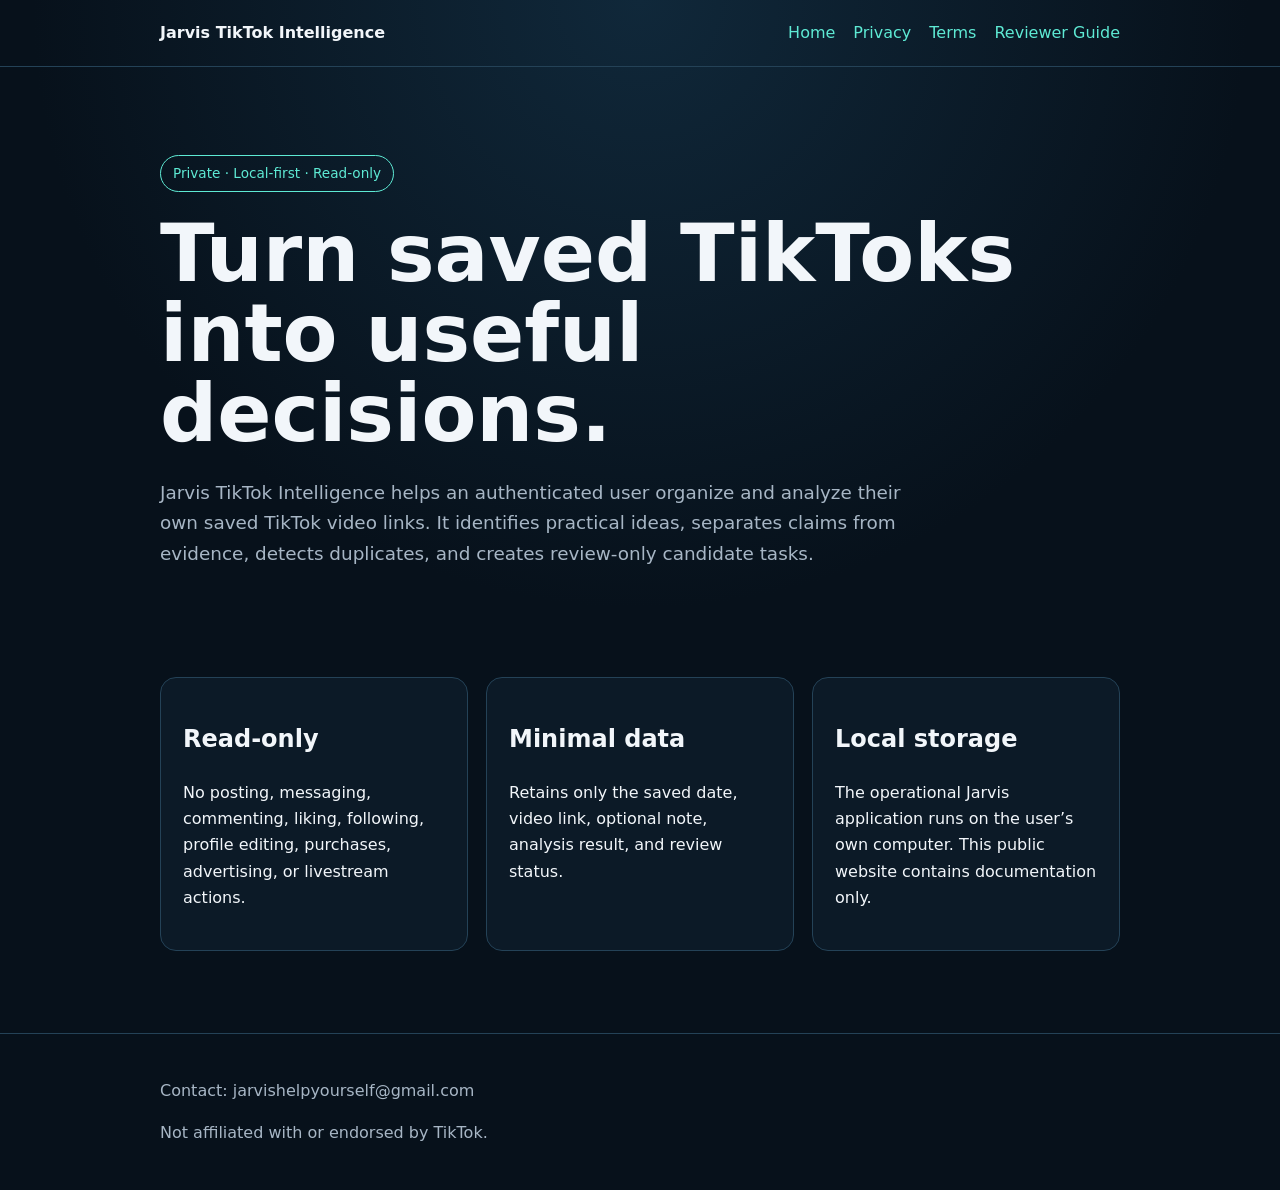
<file: index.html>
<!doctype html><html lang="en"><head><meta charset="utf-8"><meta name="viewport" content="width=device-width,initial-scale=1"><title>Jarvis TikTok Intelligence</title><link rel="stylesheet" href="styles.css"></head><body><header><div class="container"><nav><strong>Jarvis TikTok Intelligence</strong><a href="index.html">Home</a><a href="privacy.html">Privacy</a><a href="terms.html">Terms</a><a href="review.html">Reviewer Guide</a></nav></div></header><main><section class="hero"><div class="container"><span class="badge">Private · Local-first · Read-only</span><h1>Turn saved TikToks into useful decisions.</h1><p>Jarvis TikTok Intelligence helps an authenticated user organize and analyze their own saved TikTok video links. It identifies practical ideas, separates claims from evidence, detects duplicates, and creates review-only candidate tasks.</p></div></section><section><div class="container grid"><div class="card"><h2>Read-only</h2><p>No posting, messaging, commenting, liking, following, profile editing, purchases, advertising, or livestream actions.</p></div><div class="card"><h2>Minimal data</h2><p>Retains only the saved date, video link, optional note, analysis result, and review status.</p></div><div class="card"><h2>Local storage</h2><p>The operational Jarvis application runs on the user’s own computer. This public website contains documentation only.</p></div></div></section></main><footer><div class="container"><p>Contact: jarvishelpyourself@gmail.com</p><p>Not affiliated with or endorsed by TikTok.</p></div></footer></body></html>
</file>
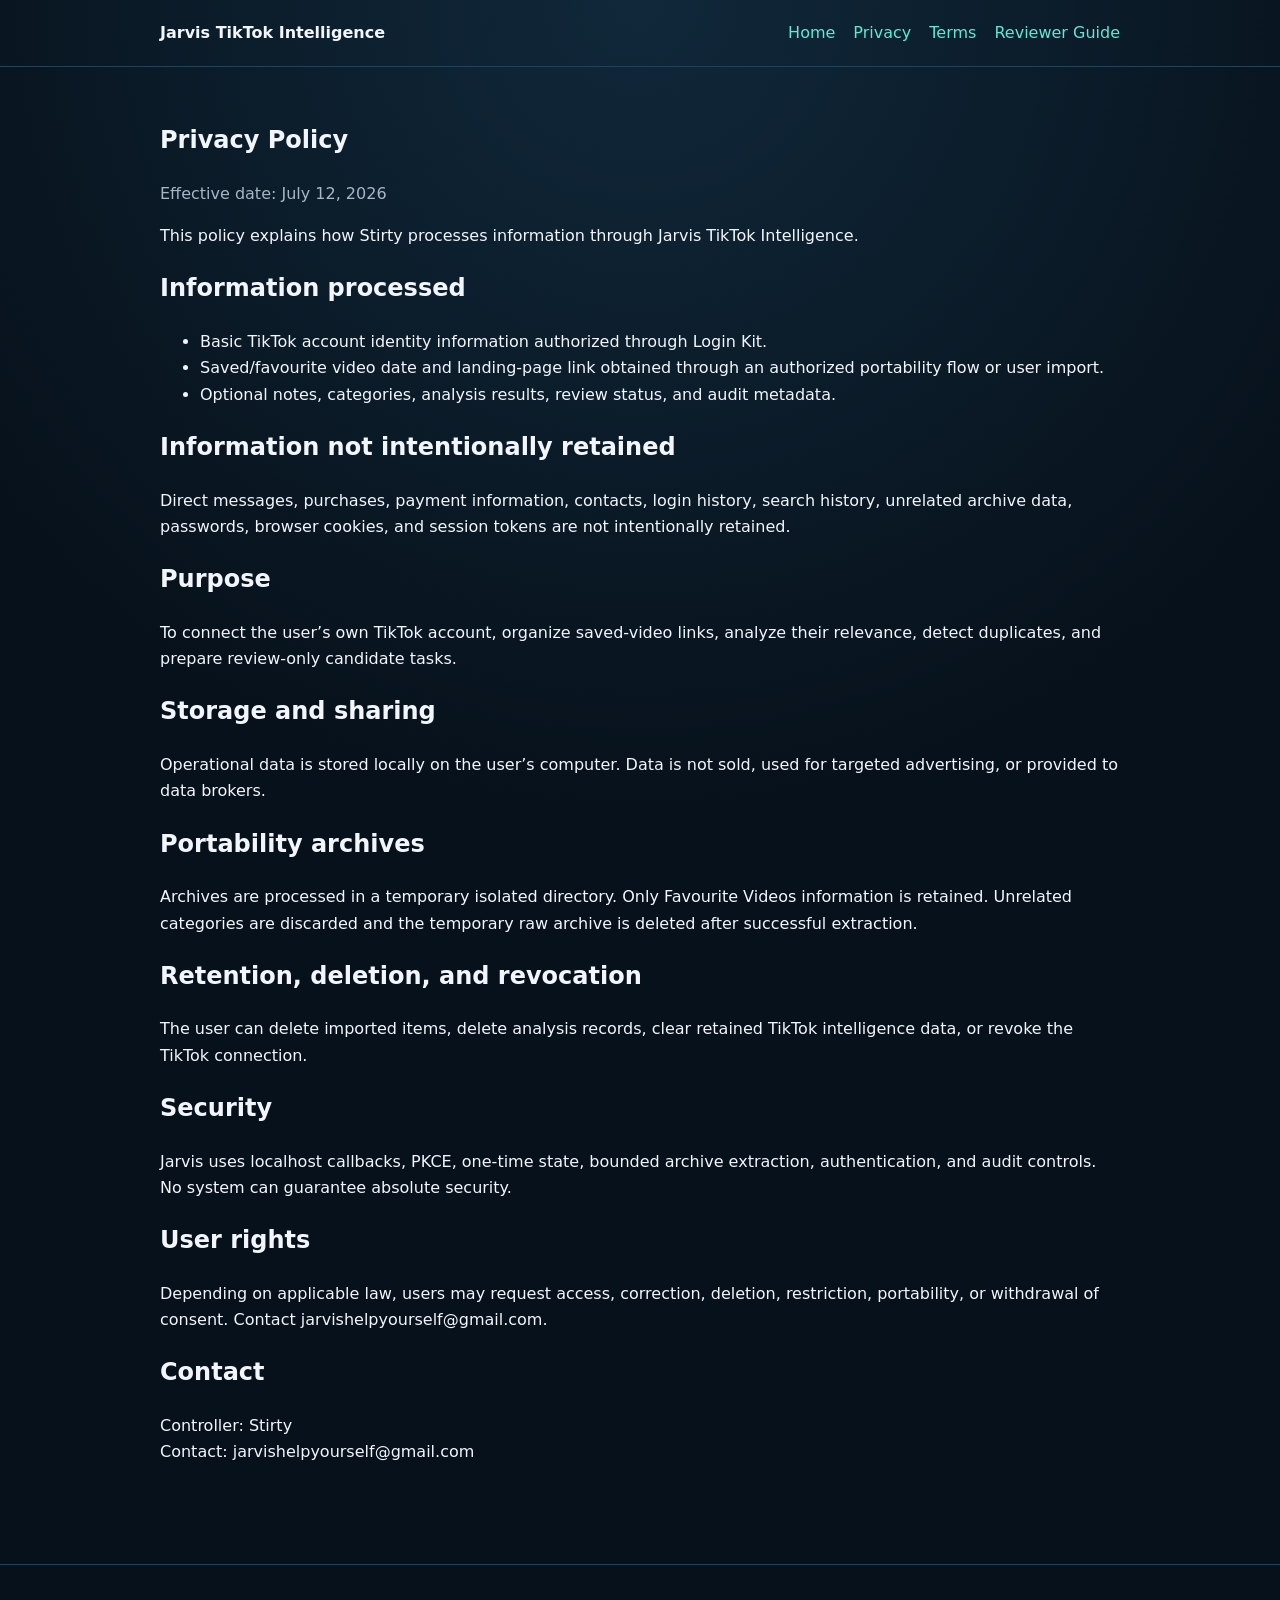
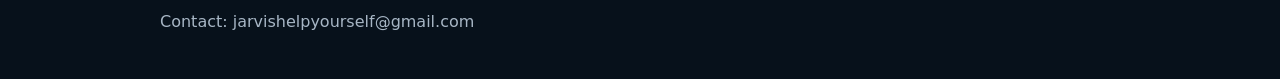
<file: privacy.html>
<!doctype html><html lang="en"><head><meta charset="utf-8"><meta name="viewport" content="width=device-width,initial-scale=1"><title>Privacy Policy</title><link rel="stylesheet" href="styles.css"></head><body><header><div class="container"><nav><strong>Jarvis TikTok Intelligence</strong><a href="index.html">Home</a><a href="privacy.html">Privacy</a><a href="terms.html">Terms</a><a href="review.html">Reviewer Guide</a></nav></div></header><main><section><div class="container"><h1>Privacy Policy</h1><p class="muted">Effective date: July 12, 2026</p><p>This policy explains how Stirty processes information through Jarvis TikTok Intelligence.</p><h2>Information processed</h2><ul><li>Basic TikTok account identity information authorized through Login Kit.</li><li>Saved/favourite video date and landing-page link obtained through an authorized portability flow or user import.</li><li>Optional notes, categories, analysis results, review status, and audit metadata.</li></ul><h2>Information not intentionally retained</h2><p>Direct messages, purchases, payment information, contacts, login history, search history, unrelated archive data, passwords, browser cookies, and session tokens are not intentionally retained.</p><h2>Purpose</h2><p>To connect the user’s own TikTok account, organize saved-video links, analyze their relevance, detect duplicates, and prepare review-only candidate tasks.</p><h2>Storage and sharing</h2><p>Operational data is stored locally on the user’s computer. Data is not sold, used for targeted advertising, or provided to data brokers.</p><h2>Portability archives</h2><p>Archives are processed in a temporary isolated directory. Only Favourite Videos information is retained. Unrelated categories are discarded and the temporary raw archive is deleted after successful extraction.</p><h2>Retention, deletion, and revocation</h2><p>The user can delete imported items, delete analysis records, clear retained TikTok intelligence data, or revoke the TikTok connection.</p><h2>Security</h2><p>Jarvis uses localhost callbacks, PKCE, one-time state, bounded archive extraction, authentication, and audit controls. No system can guarantee absolute security.</p><h2>User rights</h2><p>Depending on applicable law, users may request access, correction, deletion, restriction, portability, or withdrawal of consent. Contact jarvishelpyourself@gmail.com.</p><h2>Contact</h2><p>Controller: Stirty<br>Contact: jarvishelpyourself@gmail.com</p></div></section></main><footer><div class="container"><p>Contact: jarvishelpyourself@gmail.com</p></div></footer></body></html>
</file>
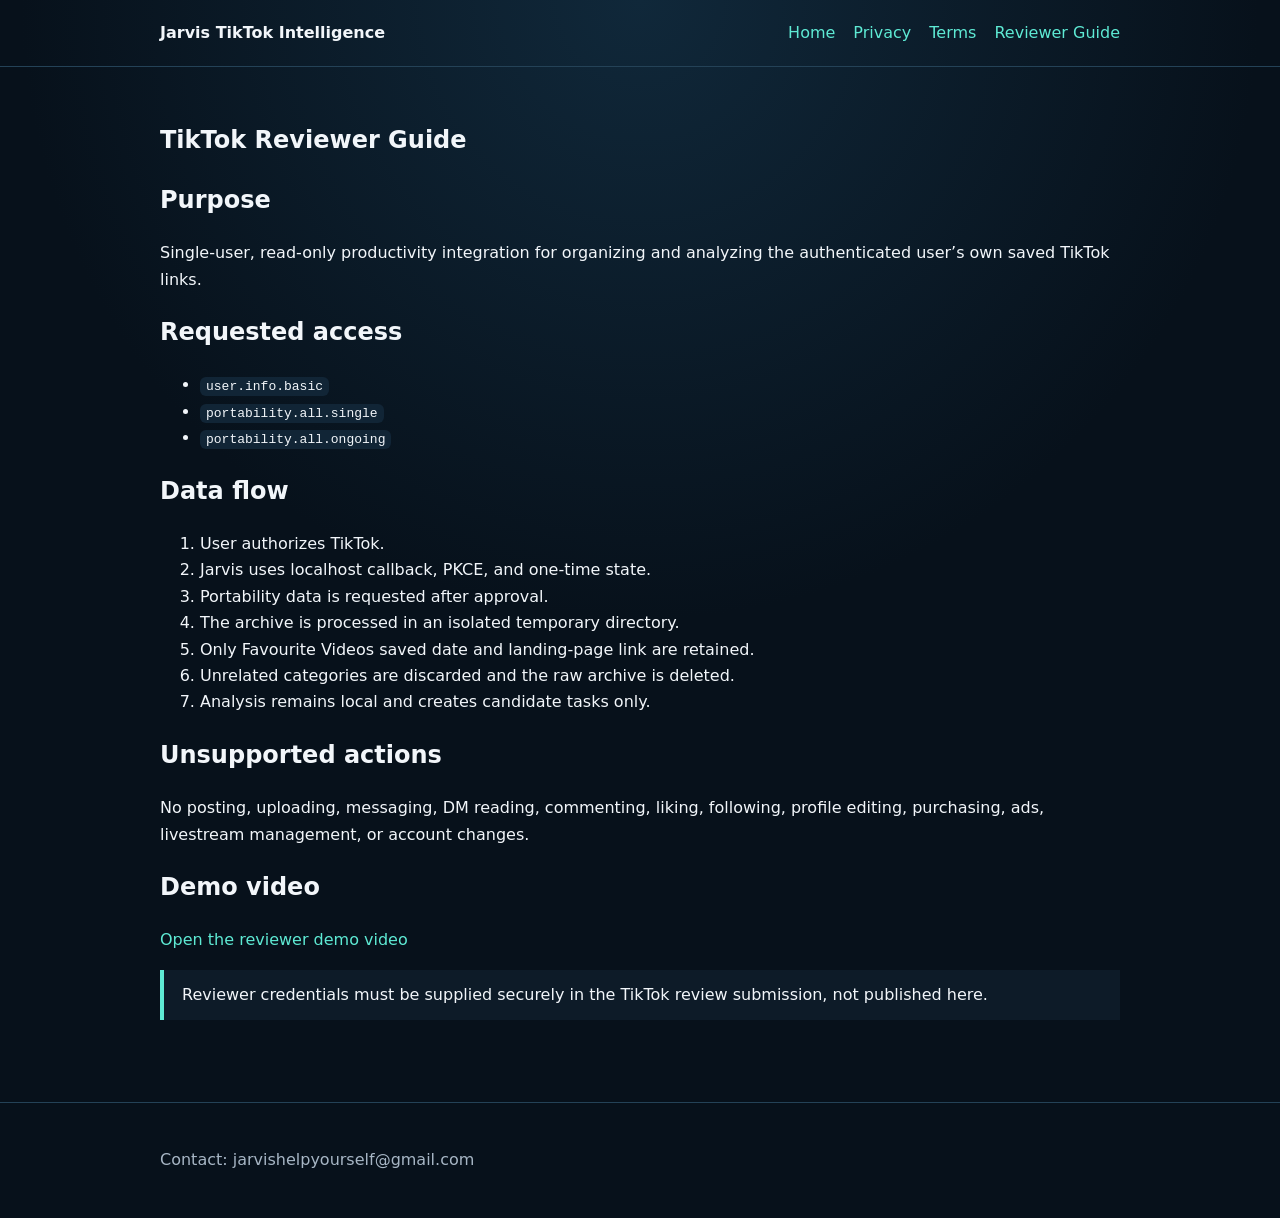
<file: review.html>
<!doctype html><html lang="en"><head><meta charset="utf-8"><meta name="viewport" content="width=device-width,initial-scale=1"><title>Reviewer Guide</title><link rel="stylesheet" href="styles.css"></head><body><header><div class="container"><nav><strong>Jarvis TikTok Intelligence</strong><a href="index.html">Home</a><a href="privacy.html">Privacy</a><a href="terms.html">Terms</a><a href="review.html">Reviewer Guide</a></nav></div></header><main><section><div class="container"><h1>TikTok Reviewer Guide</h1><h2>Purpose</h2><p>Single-user, read-only productivity integration for organizing and analyzing the authenticated user’s own saved TikTok links.</p><h2>Requested access</h2><ul><li><code>user.info.basic</code></li><li><code>portability.all.single</code></li><li><code>portability.all.ongoing</code></li></ul><h2>Data flow</h2><ol><li>User authorizes TikTok.</li><li>Jarvis uses localhost callback, PKCE, and one-time state.</li><li>Portability data is requested after approval.</li><li>The archive is processed in an isolated temporary directory.</li><li>Only Favourite Videos saved date and landing-page link are retained.</li><li>Unrelated categories are discarded and the raw archive is deleted.</li><li>Analysis remains local and creates candidate tasks only.</li></ol><h2>Unsupported actions</h2><p>No posting, uploading, messaging, DM reading, commenting, liking, following, profile editing, purchasing, ads, livestream management, or account changes.</p><h2>Demo video</h2><p><a href="DEMO_VIDEO_URL">Open the reviewer demo video</a></p><div class="notice">Reviewer credentials must be supplied securely in the TikTok review submission, not published here.</div></div></section></main><footer><div class="container"><p>Contact: jarvishelpyourself@gmail.com</p></div></footer></body></html>
</file>
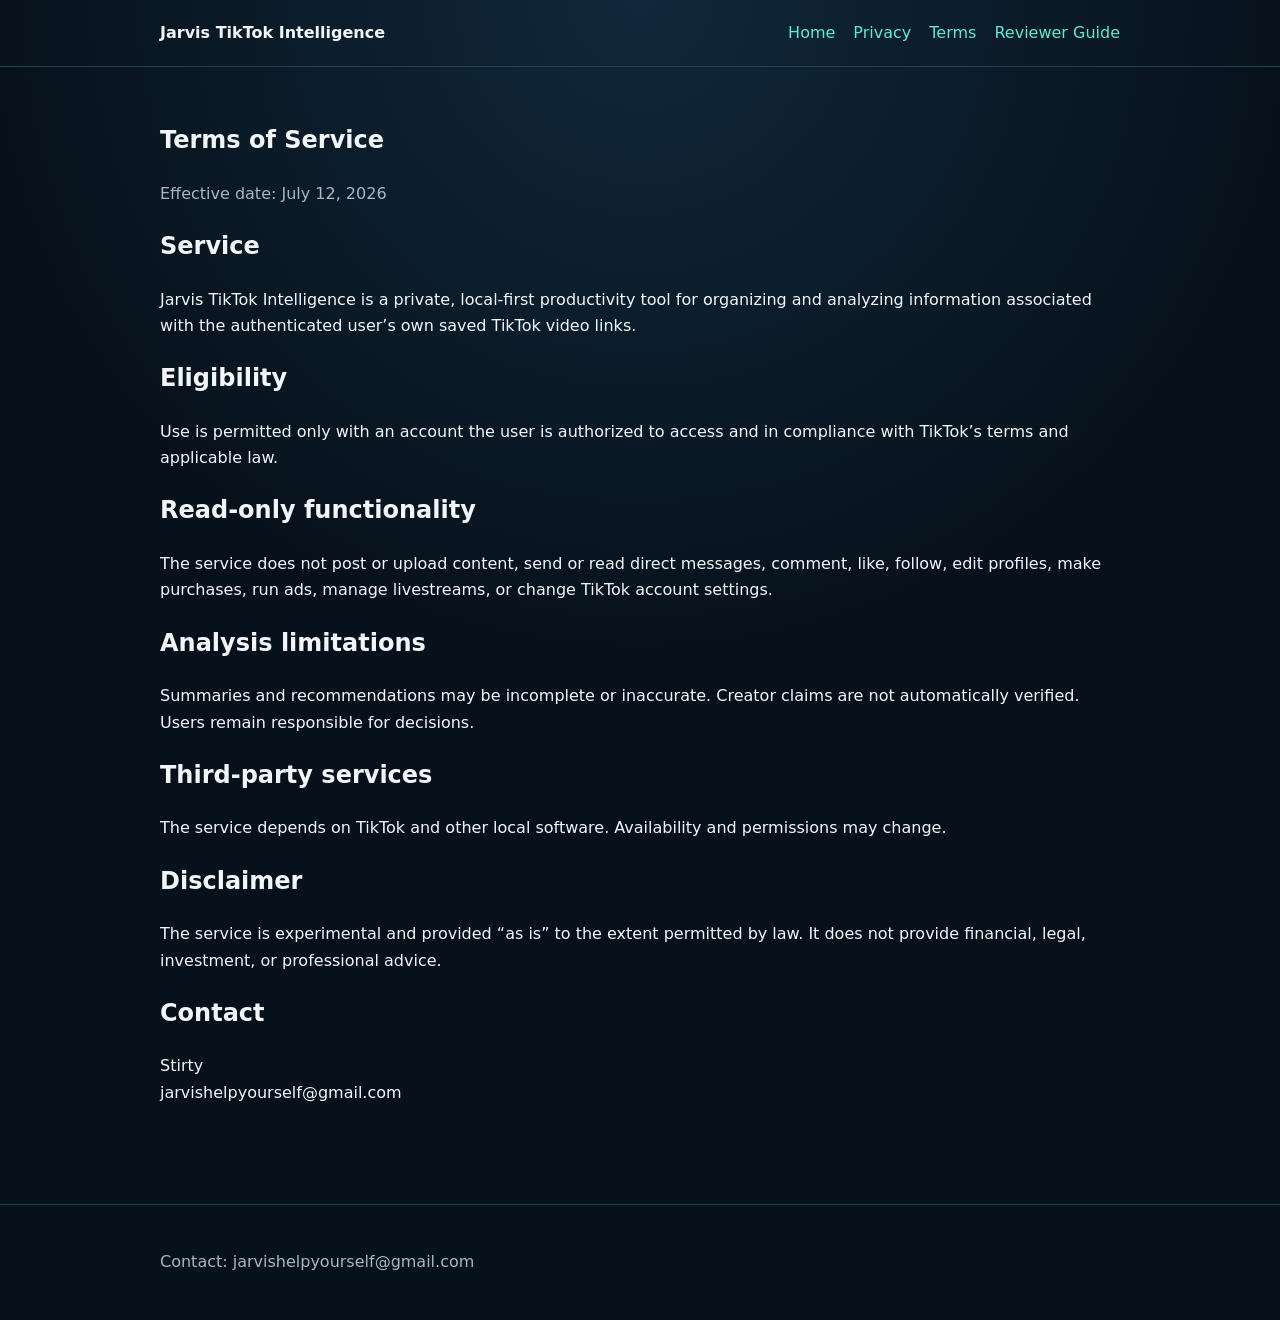
<file: terms.html>
<!doctype html><html lang="en"><head><meta charset="utf-8"><meta name="viewport" content="width=device-width,initial-scale=1"><title>Terms of Service</title><link rel="stylesheet" href="styles.css"></head><body><header><div class="container"><nav><strong>Jarvis TikTok Intelligence</strong><a href="index.html">Home</a><a href="privacy.html">Privacy</a><a href="terms.html">Terms</a><a href="review.html">Reviewer Guide</a></nav></div></header><main><section><div class="container"><h1>Terms of Service</h1><p class="muted">Effective date: July 12, 2026</p><h2>Service</h2><p>Jarvis TikTok Intelligence is a private, local-first productivity tool for organizing and analyzing information associated with the authenticated user’s own saved TikTok video links.</p><h2>Eligibility</h2><p>Use is permitted only with an account the user is authorized to access and in compliance with TikTok’s terms and applicable law.</p><h2>Read-only functionality</h2><p>The service does not post or upload content, send or read direct messages, comment, like, follow, edit profiles, make purchases, run ads, manage livestreams, or change TikTok account settings.</p><h2>Analysis limitations</h2><p>Summaries and recommendations may be incomplete or inaccurate. Creator claims are not automatically verified. Users remain responsible for decisions.</p><h2>Third-party services</h2><p>The service depends on TikTok and other local software. Availability and permissions may change.</p><h2>Disclaimer</h2><p>The service is experimental and provided “as is” to the extent permitted by law. It does not provide financial, legal, investment, or professional advice.</p><h2>Contact</h2><p>Stirty<br>jarvishelpyourself@gmail.com</p></div></section></main><footer><div class="container"><p>Contact: jarvishelpyourself@gmail.com</p></div></footer></body></html>
</file>
<file: styles.css>
:root{color-scheme:dark;--bg:#07111b;--panel:#0d1b28;--text:#f2f6fa;--muted:#a7b6c5;--accent:#5eead4;--line:#244257}*{box-sizing:border-box}body{margin:0;font-family:Inter,system-ui,-apple-system,Segoe UI,sans-serif;background:radial-gradient(circle at top,#10283a,var(--bg) 45%);color:var(--text);line-height:1.65}.container{width:min(960px,calc(100% - 32px));margin:auto}header{padding:20px 0;border-bottom:1px solid var(--line)}nav{display:flex;gap:18px;flex-wrap:wrap;align-items:center}nav strong{margin-right:auto}a{color:var(--accent);text-decoration:none}.hero{padding:88px 0 56px}.hero h1{font-size:clamp(2.4rem,8vw,5rem);line-height:1;margin:0 0 24px}.hero p{max-width:760px;font-size:1.15rem;color:var(--muted)}.badge{display:inline-block;border:1px solid var(--accent);color:var(--accent);border-radius:999px;padding:6px 12px;font-size:.85rem;margin-bottom:22px}.grid{display:grid;grid-template-columns:repeat(auto-fit,minmax(230px,1fr));gap:18px}.card{background:rgba(13,27,40,.9);border:1px solid var(--line);border-radius:16px;padding:22px}section{padding:34px 0}.muted{color:var(--muted)}.notice{border-left:4px solid var(--accent);padding:12px 18px;background:var(--panel)}footer{margin-top:48px;padding:28px 0;border-top:1px solid var(--line);color:var(--muted)}code{background:#112536;padding:2px 6px;border-radius:6px}
</file>
